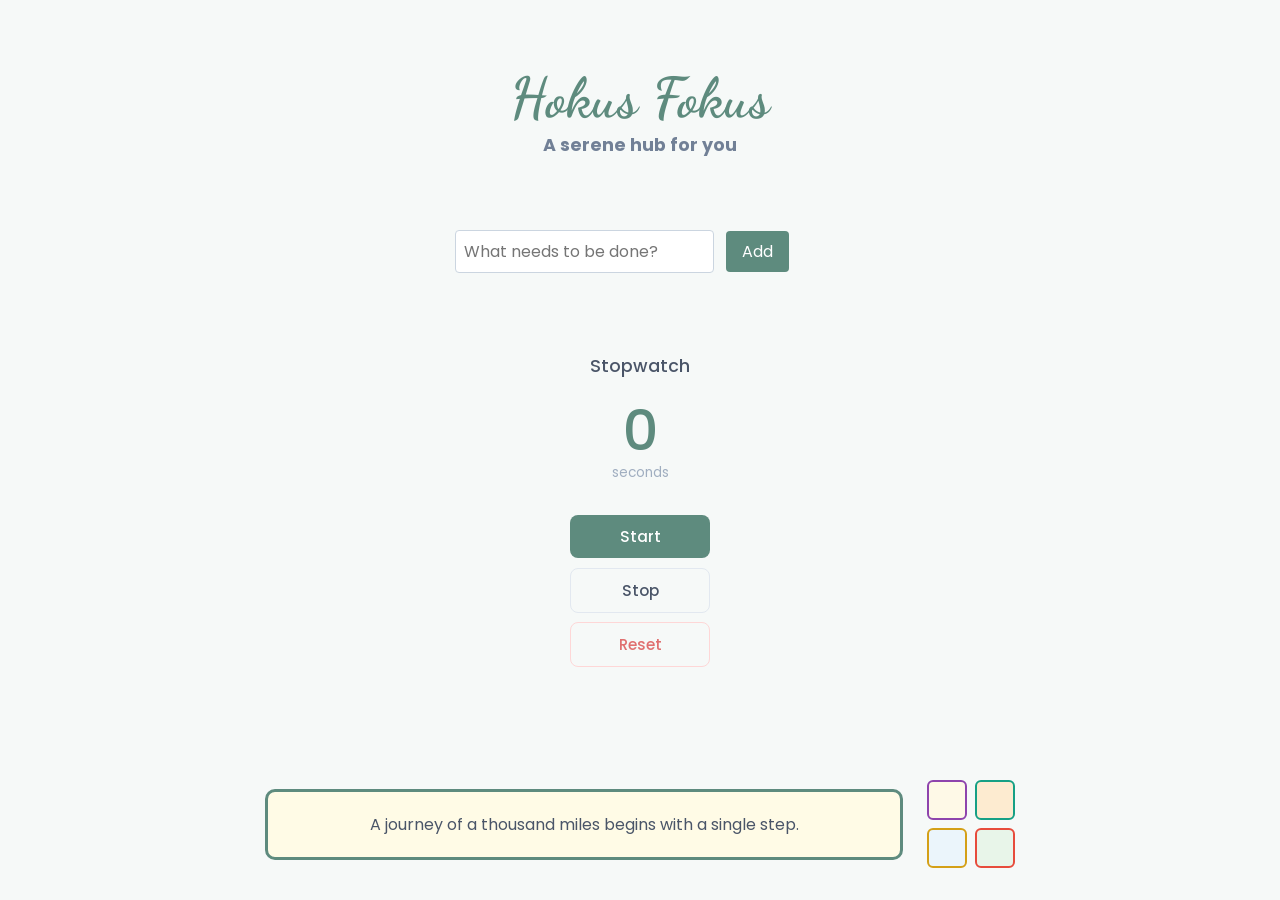
<file: assignment-two/index.html>
<!DOCTYPE html>
<html lang="en">

<head>
    <meta charset="UTF-8">
    <meta name="viewport" content="width=device-width, initial-scale=1.0">
    <meta http-equiv="X-UA-Compatible" content="ie=edge">
    <title>Hokus Fokus - To-Do List</title>
    <link rel="stylesheet" href="style.css">
    <link rel="stylesheet" href="stopwatch.css">
    <link rel="stylesheet" href="fortune.css">
</head>

<body>
    <div class="hero-landing">
        <h1>Hokus Fokus</h1>
        <h2>A serene hub for you</h2>
    </div>

    <!-- To-Do List -->
    <div class="container">
        <input type="text" id="task-input" placeholder="What needs to be done?">
        <button id="add-btn">Add</button>
        <ul id="task-list"></ul>
    </div>

    <!-- Stopwatch -->
    <div class="stopwatch-container">
        <h3 class="stopwatch-title">Stopwatch</h3>
        <div id="stopwatch-display">0</div>
        <p class="stopwatch-label">seconds</p>
        <div class="stopwatch-buttons">
            <button id="start-btn">Start</button>
            <button id="stop-btn">Stop</button>
            <button id="reset-btn">Reset</button>
        </div>
    </div>

    <!-- Fortune Generator -->
    <div class="fortune-section">
        <div id="fortune-box">
            <p id="fortune-text"></p>
        </div>
        <div class="fortune-buttons">
            <button class="fortune-btn" id="btn-theme-1"></button>
            <button class="fortune-btn" id="btn-theme-2"></button>
            <button class="fortune-btn" id="btn-theme-3"></button>
            <button class="fortune-btn" id="btn-theme-4"></button>
        </div>
    </div>

    <script src="script.js"></script>
    <script src="stopwatch.js"></script>
    <script src="fortune.js"></script>
</body>

</html>
</file>
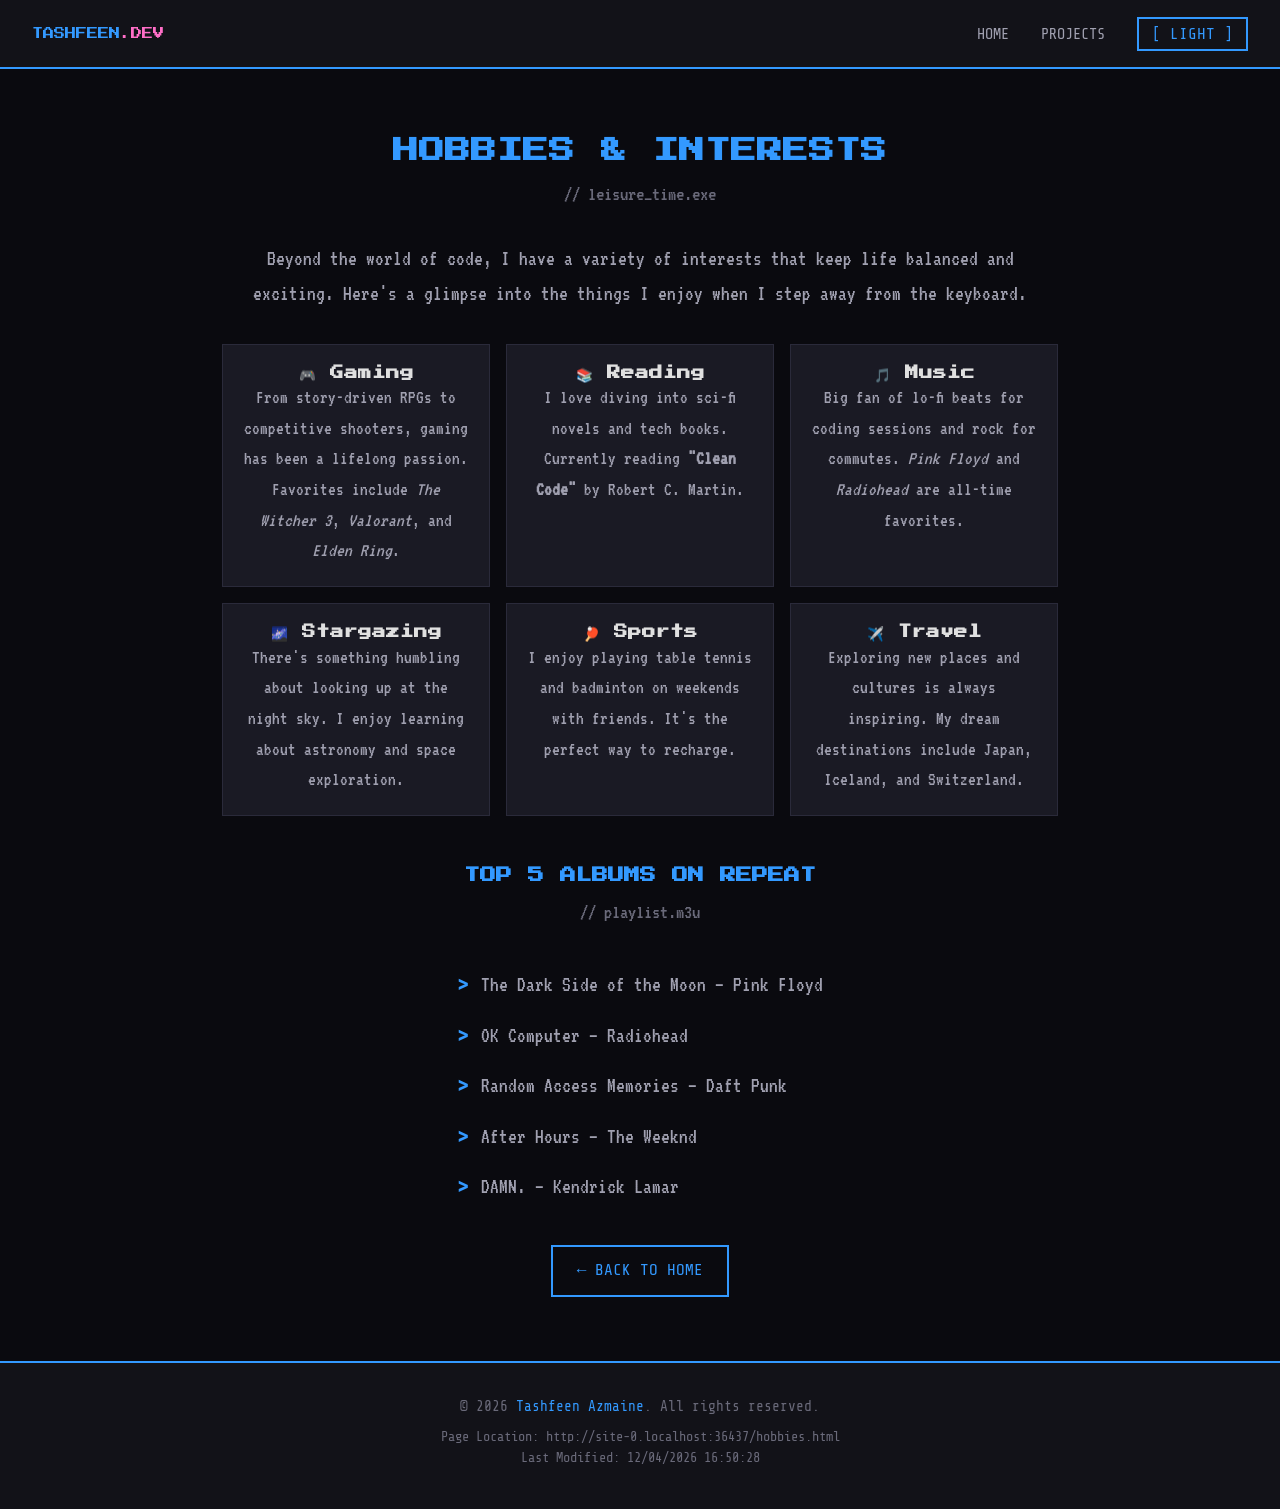
<file: hobbies.html>
<!DOCTYPE html>
<html lang="en">
<head>
  <meta charset="UTF-8">
  <meta name="viewport" content="width=device-width, initial-scale=1.0">
  <meta name="description" content="Hobbies and interests of Tashfeen Azmaine.">
  <meta name="author" content="Tashfeen Azmaine">
  <title>Hobbies — Tashfeen Azmaine</title>
  <link rel="icon" type="image/png" href="images/Eniamza-500x500.png">
  <link rel="stylesheet" href="styles.css">
</head>
<body>

    <nav class="navbar">
    <a href="index.html" class="nav-logo">
      Tashfeen<span>.dev</span>
    </a>
    <ul class="nav-links">
      <li><a href="index.html">Home</a></li>
      <li><a href="projects.html">Projects</a></li>
      <li>
        <button class="theme-toggle" id="theme-btn" onclick="toggleTheme()">[ LIGHT ]</button>
      </li>
    </ul>
  </nav>

    <section class="section">
    <h1 class="section-title">Hobbies &amp; Interests</h1>
    <p class="section-subtitle">// leisure_time.exe</p>

    <div class="about-content">
      <p>
        Beyond the world of code, I have a variety of interests that keep life balanced and exciting.
        Here's a glimpse into the things I enjoy when I step away from the keyboard.
      </p>
    </div>

        <div class="skills-grid" style="margin-top: 2rem;">
      <div class="skill-card">
        <h3>&#x1F3AE; Gaming</h3>
        <p>From story-driven RPGs to competitive shooters, gaming has been a lifelong passion. Favorites include <i>The Witcher 3</i>, <i>Valorant</i>, and <i>Elden Ring</i>.</p>
      </div>
      <div class="skill-card">
        <h3>&#x1F4DA; Reading</h3>
        <p>I love diving into sci-fi novels and tech books. Currently reading <b>"Clean Code"</b> by Robert C. Martin.</p>
      </div>
      <div class="skill-card">
        <h3>&#x1F3B5; Music</h3>
        <p>Big fan of lo-fi beats for coding sessions and rock for commutes. <i>Pink Floyd</i> and <i>Radiohead</i> are all-time favorites.</p>
      </div>
      <div class="skill-card">
        <h3>&#x1F30C; Stargazing</h3>
        <p>There's something humbling about looking up at the night sky. I enjoy learning about astronomy and space exploration.</p>
      </div>
      <div class="skill-card">
        <h3>&#x1F3D3; Sports</h3>
        <p>I enjoy playing table tennis and badminton on weekends with friends. It's the perfect way to recharge.</p>
      </div>
      <div class="skill-card">
        <h3>&#x2708;&#xFE0F; Travel</h3>
        <p>Exploring new places and cultures is always inspiring. My dream destinations include Japan, Iceland, and Switzerland.</p>
      </div>
    </div>

        <h2 class="section-title" style="margin-top: 3rem;">Top 5 Albums on Repeat</h2>
    <p class="section-subtitle">// playlist.m3u</p>
    <ul class="retro-list">
      <li>The Dark Side of the Moon — Pink Floyd</li>
      <li>OK Computer — Radiohead</li>
      <li>Random Access Memories — Daft Punk</li>
      <li>After Hours — The Weeknd</li>
      <li>DAMN. — Kendrick Lamar</li>
    </ul>

    <div style="margin-top: 2rem;">
      <a href="index.html" class="btn">&larr; Back to Home</a>
    </div>
  </section>

    <footer class="footer">
    <p>&copy; 2026 <span class="footer-accent">Tashfeen Azmaine</span>. All rights reserved.</p>
    <p id="page-info"></p>
  </footer>

  <script src="script.js"></script>
</body>
</html>
</file>
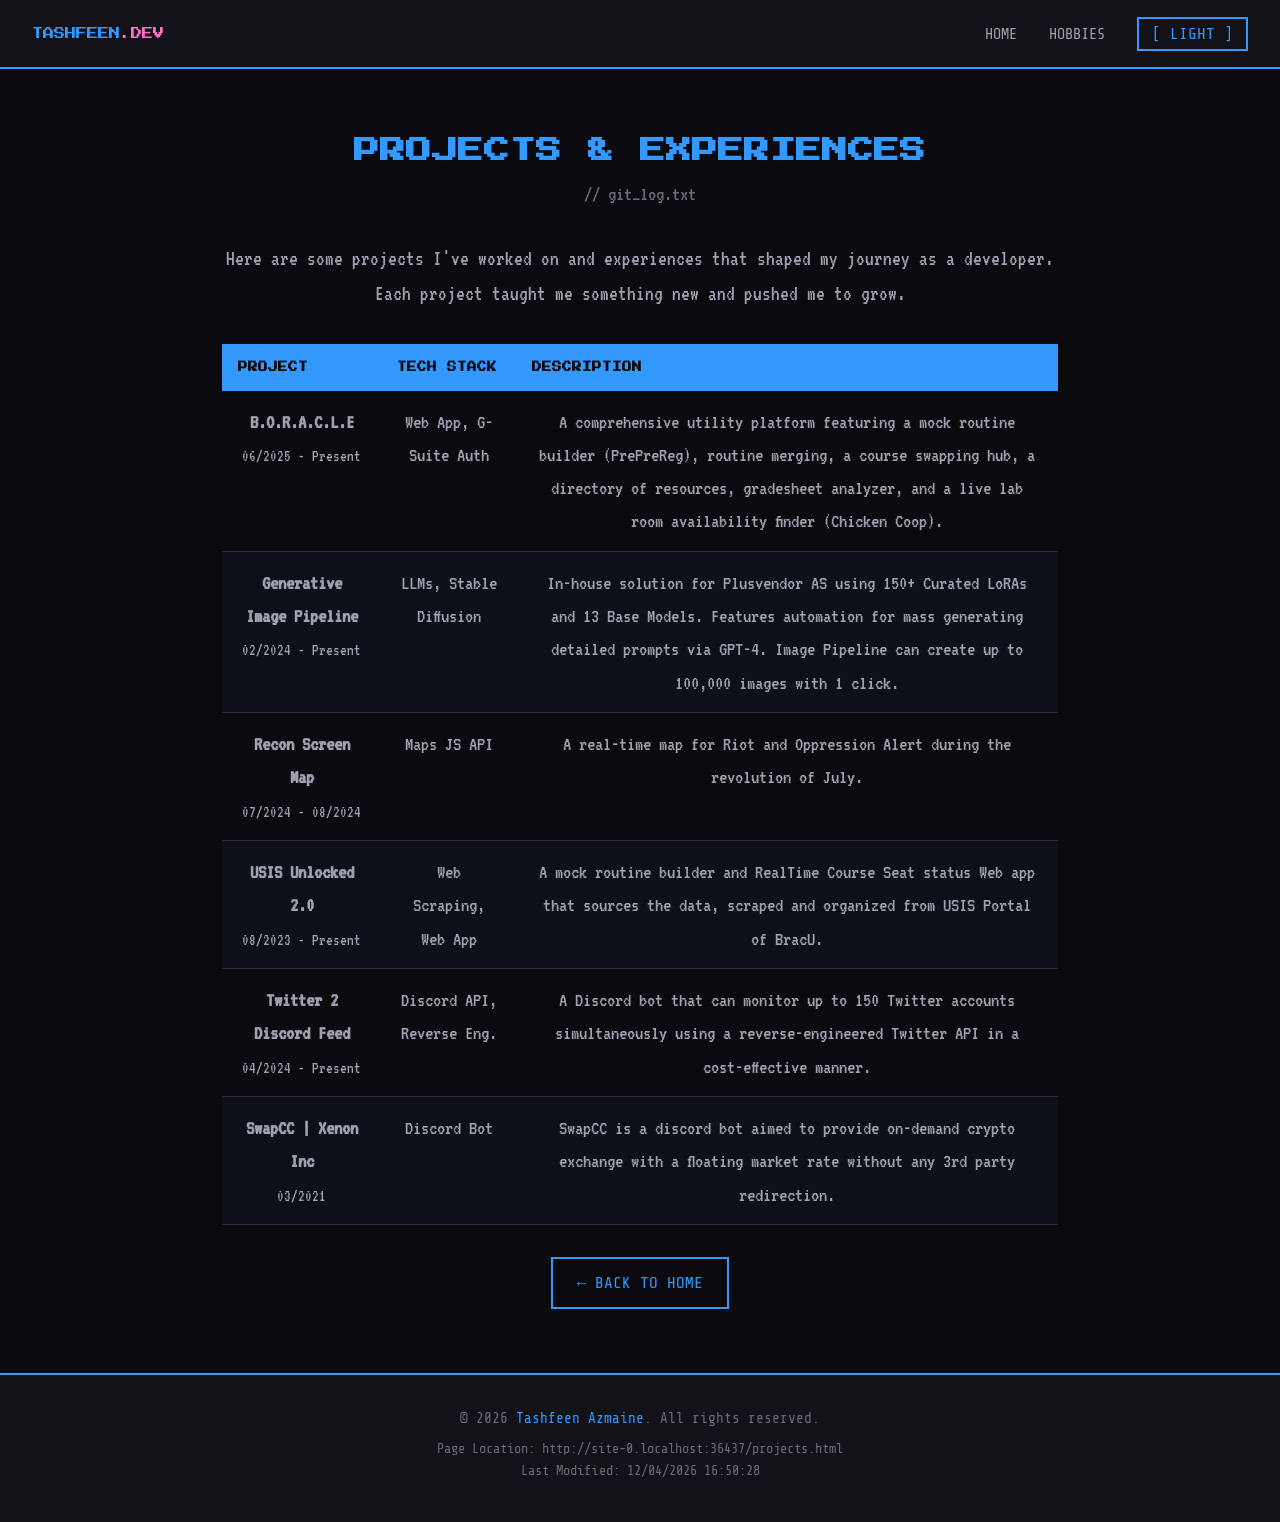
<file: projects.html>
<!DOCTYPE html>
<html lang="en">
<head>
  <meta charset="UTF-8">
  <meta name="viewport" content="width=device-width, initial-scale=1.0">
  <meta name="description" content="Projects and experiences of Tashfeen Azmaine.">
  <meta name="author" content="Tashfeen Azmaine">
  <title>Projects — Tashfeen Azmaine</title>
  <link rel="icon" type="image/png" href="images/Eniamza-500x500.png">
  <link rel="stylesheet" href="styles.css">
</head>
<body>

    <nav class="navbar">
    <a href="index.html" class="nav-logo">
      Tashfeen<span>.dev</span>
    </a>
    <ul class="nav-links">
      <li><a href="index.html">Home</a></li>
      <li><a href="hobbies.html">Hobbies</a></li>
      <li>
        <button class="theme-toggle" id="theme-btn" onclick="toggleTheme()">[ LIGHT ]</button>
      </li>
    </ul>
  </nav>

    <section class="section">
    <h1 class="section-title">Projects &amp; Experiences</h1>
    <p class="section-subtitle">// git_log.txt</p>

    <div class="about-content">
      <p>
        Here are some projects I've worked on and experiences that shaped my journey as a developer.
        Each project taught me something new and pushed me to grow.
      </p>
    </div>

        <div class="table-container" style="margin-top: 2rem;">
      <table>
        <thead>
          <tr>
            <th>Project</th>
            <th>Tech Stack</th>
            <th>Description</th>
          </tr>
        </thead>
        <tbody>
          <tr>
            <td><b>B.O.R.A.C.L.E</b><br><span style="font-size:0.8em">06/2025 - Present</span></td>
            <td>Web App, G-Suite Auth</td>
            <td>
              A comprehensive utility platform featuring a mock routine builder (PrePreReg), routine merging, a course swapping hub, a directory of resources, gradesheet analyzer, and a live lab room availability finder (Chicken Coop).
            </td>
          </tr>
          <tr>
            <td><b>Generative Image Pipeline</b><br><span style="font-size:0.8em">02/2024 - Present</span></td>
            <td>LLMs, Stable Diffusion</td>
            <td>
              In-house solution for Plusvendor AS using 150+ Curated LoRAs and 13 Base Models. Features automation for mass generating detailed prompts via GPT-4. Image Pipeline can create up to 100,000 images with 1 click.
            </td>
          </tr>
          <tr>
            <td><b>Recon Screen Map</b><br><span style="font-size:0.8em">07/2024 - 08/2024</span></td>
            <td>Maps JS API</td>
            <td>
              A real-time map for Riot and Oppression Alert during the revolution of July.
            </td>
          </tr>
          <tr>
            <td><b>USIS Unlocked 2.0</b><br><span style="font-size:0.8em">08/2023 - Present</span></td>
            <td>Web Scraping, Web App</td>
            <td>
              A mock routine builder and RealTime Course Seat status Web app that sources the data, scraped and organized from USIS Portal of BracU.
            </td>
          </tr>
          <tr>
            <td><b>Twitter 2 Discord Feed</b><br><span style="font-size:0.8em">04/2024 - Present</span></td>
            <td>Discord API, Reverse Eng.</td>
            <td>
              A Discord bot that can monitor up to 150 Twitter accounts simultaneously using a reverse-engineered Twitter API in a cost-effective manner.
            </td>
          </tr>
          <tr>
            <td><b>SwapCC | Xenon Inc</b><br><span style="font-size:0.8em">03/2021</span></td>
            <td>Discord Bot</td>
            <td>
              SwapCC is a discord bot aimed to provide on-demand crypto exchange with a floating market rate without any 3rd party redirection.
            </td>
          </tr>
        </tbody>
      </table>
    </div>

    <div style="margin-top: 2rem;">
      <a href="index.html" class="btn">&larr; Back to Home</a>
    </div>
  </section>

    <footer class="footer">
    <p>&copy; 2026 <span class="footer-accent">Tashfeen Azmaine</span>. All rights reserved.</p>
    <p id="page-info"></p>
  </footer>

  <script src="script.js"></script>
</body>
</html>
</file>
<file: assignment-two/style.css>
@import url('https://fonts.googleapis.com/css2?family=Dancing+Script:wght@400..700&family=Poppins:wght@200;400;500&display=swap');

* {
    box-sizing: border-box;
    margin: 0;
    padding: 0;
}

body {
    font-family: "Poppins", sans-serif;
    background-color: #f6f9f8;
    color: #4a5568;
    display: flex;
    flex-direction: column;
    align-items: center;
    min-height: 100vh;
}

.hero-landing {
    text-align: center;
    font-weight: 200;
    padding: 4rem 0 2rem;
}

.hero-landing h1 {
    font-family: "Dancing Script", cursive;
    font-size: 3.5rem;
    color: #5E8B7E;
}

.hero-landing h2 {
    font-size: 1.1rem;
    color: #718096;
}

/* To-Do List */
.container {
    padding: 2.5rem;
    border-radius: 16px;
    width: 90%;
    max-width: 450px;
}

#task-input {
    padding: 8px;
    font-size: 1rem;
    font-family: inherit;
    border: 1px solid #cbd5e0;
    border-radius: 4px;
    width: 70%;
}

#add-btn {
    padding: 8px 16px;
    font-family: inherit;
    font-size: 1rem;
    background-color: #5E8B7E;
    color: white;
    border: none;
    border-radius: 4px;
    cursor: pointer;
    margin-left: 8px;
}

#task-list {
    list-style: none;
    max-height: 295px;
    overflow-y: auto;
    padding-right: 5px;
}

.task-item {
    display: flex;
    align-items: center;
    padding: 12px 0;
    border-bottom: 1px solid #f0f4f8;
    transition: 0.3s;
}

.task-item:last-child {
    border: none;
}

.completed {
    opacity: 0.6;
}

.completed .task-text {
    text-decoration: line-through;
    color: #a0aec0;
}

.task-checkbox {
    width: 20px;
    height: 20px;
    margin-right: 12px;
    cursor: pointer;
}

.task-text {
    flex: 1;
    word-break: break-word;
    transition: 0.3s;
}

.delete-btn {
    background: none;
    border: none;
    color: #cbd5e0;
    cursor: pointer;
    padding: 5px;
    transition: 0.2s;
}

.delete-btn:hover {
    color: #fc8181;
}
</file>
<file: assignment-two/stopwatch.css>
/* Stopwatch */
.stopwatch-container {
    padding: 2.5rem;
    border-radius: 16px;
    text-align: center;
    width: 220px;
}

.stopwatch-title {
    font-weight: 500;
    font-size: 1.1rem;
    color: #4a5568;
    margin-bottom: 1.5rem;
}

#stopwatch-display {
    font-size: 3.5rem;
    font-weight: 500;
    color: #5E8B7E;
    line-height: 1;
    margin-bottom: 0.25rem;
}

.stopwatch-label {
    font-size: 0.85rem;
    color: #a0aec0;
    margin-bottom: 2rem;
}

.stopwatch-buttons {
    display: flex;
    flex-direction: column;
    gap: 0.6rem;
}

.stopwatch-buttons button {
    padding: 10px;
    border: none;
    border-radius: 8px;
    font-family: inherit;
    font-size: 0.95rem;
    font-weight: 500;
    cursor: pointer;
    transition: 0.2s;
}

#start-btn {
    background: #5E8B7E;
    color: #fff;
}
#start-btn:hover { background: #4d7a6d; }

#stop-btn {
    background: #f6f9f8;
    color: #4a5568;
    border: 1px solid #e2e8f0;
}
#stop-btn:hover { 
    background: #edf2f7; 
}

#reset-btn {
    background: #f6f9f8;
    color: #e07070;
    border: 1px solid #fed7d7;
}
#reset-btn:hover { background: #fff5f5; }
</file>
<file: assignment-two/fortune.css>
/* Fortune Generator */
.fortune-section {
    width: 90%;
    max-width: 750px;
    margin-top: auto;
    margin-bottom: 2rem;
    display: flex;
    align-items: center;
    gap: 1.5rem;
    justify-content: center;
}

#fortune-box {
    background-color: #fffbe6;
    border: 3px solid #5E8B7E;
    border-radius: 10px;
    padding: 1.25rem 2rem;
    flex: 1;
    text-align: center;
}

#fortune-text {
    font-size: 1rem;
    font-family: "Poppins", sans-serif;
    color: #4a5568;
}

.fortune-buttons {
    display: grid;
    grid-template-columns: 1fr 1fr;
    gap: 8px;
}

.fortune-btn {
    width: 40px;
    height: 40px;
    border: 2px solid rgba(0, 0, 0, 0.1);
    border-radius: 6px;
    cursor: pointer;
    transition: 0.2s;
}

.fortune-btn:hover {
    transform: scale(1.1);
}

#btn-theme-1 {
    background-color: #fef9e7;
    border-color: #8e44ad;
}

#btn-theme-2 {
    background-color: #fdebd0;
    border-color: #16a085;
}

#btn-theme-3 {
    background-color: #ebf5fb;
    border-color: #d4a017;
}

#btn-theme-4 {
    background-color: #e8f5e9;
    border-color: #e74c3c;
}
</file>
<file: styles.css>
@import url('https://fonts.googleapis.com/css2?family=Press+Start+2P&family=VT323&family=Share+Tech+Mono&display=swap');



* {
  margin: 0;
  padding: 0;
  box-sizing: border-box;
}

html {
  scroll-behavior: smooth;
}

body {
  font-family: 'VT323', monospace;
  font-size: 1.35rem;
  line-height: 1.6;
  color: #e0e0e0;
  background: #0a0a0f;
}

.light-mode body {
  font-family: 'VT323', monospace;
  font-size: 1.35rem;
  line-height: 1.6;
  color: #1a1a2e;
  background: #e8e0d4;
}

a {
  color: #00d4ff;
  text-decoration: none;
}

.light-mode a {
  color: #0077aa;
  text-decoration: none;
}

a:hover {
  color: #3399ff;
}

.light-mode a:hover {
  color: #0055aa;
}

h1,
h2,
h3,
h4 {
  font-family: 'Press Start 2P', monospace;
  line-height: 1.4;
}

h1 {
  font-size: 1.6rem;
}

h2 {
  font-size: 1rem;
}

h3 {
  font-size: 0.85rem;
}

h4 {
  font-size: 0.75rem;
}

.navbar {
  position: sticky;
  top: 0;
  z-index: 100;
  background: #121218;
  border-bottom: 2px solid #3399ff;
  padding: 1rem 2rem;
  display: flex;
  justify-content: space-between;
  align-items: center;
}

.light-mode .navbar {
  position: sticky;
  top: 0;
  z-index: 100;
  background: #f5efe6;
  border-bottom: 2px solid #0055aa;
  padding: 1rem 2rem;
  display: flex;
  justify-content: space-between;
  align-items: center;
}

.nav-logo {
  font-family: 'Press Start 2P', monospace;
  font-size: 0.7rem;
  color: #3399ff;
  text-transform: uppercase;
}

.light-mode .nav-logo {
  font-family: 'Press Start 2P', monospace;
  font-size: 0.7rem;
  color: #0055aa;
  text-transform: uppercase;
}

.nav-logo span {
  color: #ff6ec7;
}

.light-mode .nav-logo span {
  color: #cc3388;
}

.nav-links {
  list-style: none;
  display: flex;
  gap: 2rem;
  align-items: center;
}

.nav-links li a {
  font-family: 'Share Tech Mono', monospace;
  font-size: 0.95rem;
  color: #a0a0b0;
  text-transform: uppercase;
}

.light-mode .nav-links li a {
  font-family: 'Share Tech Mono', monospace;
  font-size: 0.95rem;
  color: #3a3a5a;
  text-transform: uppercase;
}

.nav-links li a:hover {
  color: #3399ff;
}

.light-mode .nav-links li a:hover {
  color: #0055aa;
}

.theme-toggle {
  background: none;
  border: 2px solid #3399ff;
  color: #3399ff;
  font-family: 'Share Tech Mono', monospace;
  font-size: 1rem;
  padding: 0.4rem 0.8rem;
  cursor: pointer;
  transition: background 0.5s ease, color 0.5s ease, border-color 0.2s ease;
}

.light-mode .theme-toggle {
  background: none;
  border: 2px solid #0055aa;
  color: #0055aa;
  font-family: 'Share Tech Mono', monospace;
  font-size: 1rem;
  padding: 0.4rem 0.8rem;
  cursor: pointer;
}

.theme-toggle:hover {
  background: #3399ff;
  color: #0a0a0f;
}

.light-mode .theme-toggle:hover {
  background: #0055aa;
  color: #e8e0d4;
}

.hero {
  display: flex;
  flex-direction: column;
  align-items: center;
  justify-content: center;
  text-align: center;
  gap: 3rem;
  padding: 4rem 2rem;
  min-height: 70vh;
}

.hero-image img {
  width: 220px;
  height: 220px;
  object-fit: cover;
  border: 3px solid #3399ff;
  box-shadow: 6px 6px 0 #2266cc;
  transition: transform 0.15s ease-out, box-shadow 0.15s ease-out;
}

.light-mode .hero-image img {
  width: 220px;
  height: 220px;
  object-fit: cover;
  border: 3px solid #0055aa;
  box-shadow: 6px 6px 0 #003366;
  transition: transform 0.15s ease-out, box-shadow 0.15s ease-out;
}

.hero-image img:hover {
  transform: translate(-3px, -3px);
  box-shadow: 9px 9px 0 #2266cc;
}

.light-mode .hero-image img:hover {
  transform: translate(-3px, -3px);
  box-shadow: 9px 9px 0 #003366;
}

.hero-text {
  max-width: 500px;
}

.hero-text .greeting {
  font-family: 'Share Tech Mono', monospace;
  font-size: 1.2rem;
  color: #3399ff;
  margin-bottom: 0.5rem;
}

.light-mode .hero-text .greeting {
  font-family: 'Share Tech Mono', monospace;
  font-size: 1.2rem;
  color: #0055aa;
  margin-bottom: 0.5rem;
}

.hero-text h1 {
  margin-bottom: 0.5rem;
}

.hero-text h1 .highlight {
  color: #3399ff;
}

.light-mode .hero-text h1 .highlight {
  color: #0055aa;
}

.hero-text .tagline {
  font-size: 1.5rem;
  color: #a0a0b0;
  margin-bottom: 1.5rem;
}

.light-mode .hero-text .tagline {
  font-size: 1.5rem;
  color: #3a3a5a;
  margin-bottom: 1.5rem;
}

.hero-text .hero-links {
  display: flex;
  justify-content: center;
  gap: 1rem;
}

.btn {
  display: inline-block;
  font-family: 'Share Tech Mono', monospace;
  font-size: 1rem;
  padding: 0.7rem 1.5rem;
  border: 2px solid #3399ff;
  color: #3399ff;
  text-transform: uppercase;
  background: transparent;
  cursor: pointer;
}

.light-mode .btn {
  display: inline-block;
  font-family: 'Share Tech Mono', monospace;
  font-size: 1rem;
  padding: 0.7rem 1.5rem;
  border: 2px solid #0055aa;
  color: #0055aa;
  text-transform: uppercase;
  background: transparent;
  cursor: pointer;
}

.btn:hover {
  background: #3399ff;
  color: #0a0a0f;
}

.light-mode .btn:hover {
  background: #0055aa;
  color: #e8e0d4;
}

.btn-filled {
  background: #3399ff;
  color: #0a0a0f;
}

.light-mode .btn-filled {
  background: #0055aa;
  color: #e8e0d4;
}

.btn-filled:hover {
  background: transparent;
  color: #3399ff;
}

.light-mode .btn-filled:hover {
  background: transparent;
  color: #0055aa;
}

.section {
  padding: 4rem 2rem;
  max-width: 900px;
  margin: 0 auto;
  text-align: center;
}

.section-title {
  color: #3399ff;
  margin-bottom: 0.5rem;
  text-transform: uppercase;
}

.light-mode .section-title {
  color: #0055aa;
  margin-bottom: 0.5rem;
  text-transform: uppercase;
}

.section-subtitle {
  font-size: 1.3rem;
  color: #6a6a7a;
  margin-bottom: 2rem;
}

.light-mode .section-subtitle {
  font-size: 1.3rem;
  color: #7a7a9a;
  margin-bottom: 2rem;
}

.about-content p {
  margin-bottom: 1rem;
  color: #a0a0b0;
}

.light-mode .about-content p {
  margin-bottom: 1rem;
  color: #3a3a5a;
}

.about-content strong {
  color: #3399ff;
}

.light-mode .about-content strong {
  color: #0055aa;
}

.quote-block {
  border-left: 4px solid #3399ff;
  padding: 1.5rem 2rem;
  margin: 2rem 0;
  background: #1a1a24;
  font-style: italic;
  font-size: 1.5rem;
  color: #a0a0b0;
}

.light-mode .quote-block {
  border-left: 4px solid #0055aa;
  padding: 1.5rem 2rem;
  margin: 2rem 0;
  background: #faf6f0;
  font-style: italic;
  font-size: 1.5rem;
  color: #3a3a5a;
}

.quote-block .quote-author {
  display: block;
  margin-top: 0.75rem;
  font-style: normal;
  font-size: 1.1rem;
  color: #2266cc;
}

.light-mode .quote-block .quote-author {
  display: block;
  margin-top: 0.75rem;
  font-style: normal;
  font-size: 1.1rem;
  color: #003366;
}

.skills-grid {
  display: grid;
  grid-template-columns: repeat(3, 1fr);
  gap: 1rem;
  margin-top: 1rem;
}

.skill-card {
  background: #1a1a24;
  border: 1px solid #2a2a3a;
  padding: 1.2rem;
}

.light-mode .skill-card {
  background: #faf6f0;
  border: 1px solid #c8c0b4;
  padding: 1.2rem;
}

.skill-card:hover {
  border-color: #3399ff;
}

.light-mode .skill-card:hover {
  border-color: #0055aa;
}

.skill-card h4 {
  color: #3399ff;
  margin-bottom: 0.5rem;
}

.light-mode .skill-card h4 {
  color: #0055aa;
  margin-bottom: 0.5rem;
}

.skill-card p {
  color: #a0a0b0;
  font-size: 1.2rem;
}

.light-mode .skill-card p {
  color: #3a3a5a;
  font-size: 1.2rem;
}

.retro-list {
  list-style: none;
  text-align: left;
  display: inline-block;
}

.retro-list.two-columns {
  display: grid;
  grid-template-columns: 1fr 1fr;
  gap: 0 1rem;
}

.retro-list li {
  padding: 0.5rem 0;
  padding-left: 1.5rem;
  position: relative;
  color: #a0a0b0;
}

.light-mode .retro-list li {
  padding: 0.5rem 0;
  padding-left: 1.5rem;
  position: relative;
  color: #3a3a5a;
}

.retro-list li::before {
  content: '>';
  position: absolute;
  left: 0;
  color: #3399ff;
  font-family: 'Share Tech Mono', monospace;
  font-weight: bold;
}

.light-mode .retro-list li::before {
  content: '>';
  position: absolute;
  left: 0;
  color: #0055aa;
  font-family: 'Share Tech Mono', monospace;
  font-weight: bold;
}

.retro-list li:hover {
  color: #e0e0e0;
}

.light-mode .retro-list li:hover {
  color: #1a1a2e;
}

.table-container {
  margin: 1rem 0;
  overflow-x: auto;
}

table {
  width: 100%;
  border-collapse: collapse;
  font-size: 1.3rem;
}

table thead {
  background: #3399ff;
  color: #0a0a0f;
}

.light-mode table thead {
  background: #0055aa;
  color: #e8e0d4;
}

table th {
  font-family: 'Press Start 2P', monospace;
  font-size: 0.6rem;
  padding: 1rem;
  text-align: left;
  text-transform: uppercase;
}

table td {
  padding: 0.85rem 1rem;
  border-bottom: 1px solid #2a2a3a;
  color: #a0a0b0;
  vertical-align: top;
}

.light-mode table td {
  padding: 0.85rem 1rem;
  border-bottom: 1px solid #c8c0b4;
  color: #3a3a5a;
  vertical-align: top;
}

table tbody tr:nth-child(even) {
  background: rgba(51, 153, 255, 0.04);
}

.light-mode table tbody tr:nth-child(even) {
  background: rgba(0, 85, 170, 0.05);
}

table tbody tr:hover {
  background: rgba(51, 153, 255, 0.08);
}

.light-mode table tbody tr:hover {
  background: rgba(0, 85, 170, 0.1);
}

.links-grid {
  display: grid;
  grid-template-columns: repeat(3, 1fr);
  gap: 1rem;
  margin-top: 1rem;
}

.link-card {
  display: block;
  background: #1a1a24;
  border: 1px solid #2a2a3a;
  padding: 1.2rem;
  text-decoration: none;
}

.light-mode .link-card {
  display: block;
  background: #faf6f0;
  border: 1px solid #c8c0b4;
  padding: 1.2rem;
  text-decoration: none;
}

.link-card:hover {
  border-color: #3399ff;
}

.light-mode .link-card:hover {
  border-color: #0055aa;
}

.link-card .link-label {
  font-family: 'Press Start 2P', monospace;
  font-size: 0.55rem;
  color: #3399ff;
  text-transform: uppercase;
  margin-bottom: 0.3rem;
  display: block;
}

.light-mode .link-card .link-label {
  font-family: 'Press Start 2P', monospace;
  font-size: 0.55rem;
  color: #0055aa;
  text-transform: uppercase;
  margin-bottom: 0.3rem;
  display: block;
}

.link-card .link-desc {
  color: #a0a0b0;
  font-size: 1.2rem;
}

.light-mode .link-card .link-desc {
  color: #3a3a5a;
  font-size: 1.2rem;
}

.web-image-container {
  margin: 2rem 0;
  text-align: center;
}

.web-image-container img {
  max-width: 100%;
  border: 2px solid #2a2a3a;
  box-shadow: 4px 4px 0 #2266cc;
}

.light-mode .web-image-container img {
  max-width: 100%;
  border: 2px solid #c8c0b4;
  box-shadow: 4px 4px 0 #003366;
}

.web-image-container .caption {
  font-family: 'Share Tech Mono', monospace;
  font-size: 0.85rem;
  color: #6a6a7a;
  margin-top: 0.5rem;
}

.light-mode .web-image-container .caption {
  font-family: 'Share Tech Mono', monospace;
  font-size: 0.85rem;
  color: #7a7a9a;
  margin-top: 0.5rem;
}

.contact-form {
  display: flex;
  flex-direction: column;
  gap: 1rem;
  max-width: 500px;
  margin: 0 auto;
}

.form-input {
  font-family: 'Share Tech Mono', monospace;
  font-size: 1.1rem;
  padding: 1rem;
  background: #1a1a24;
  border: 1px solid #2a2a3a;
  color: #e0e0e0;
  outline: none;
  resize: vertical;
}

.light-mode .form-input {
  font-family: 'Share Tech Mono', monospace;
  font-size: 1.1rem;
  padding: 1rem;
  background: #faf6f0;
  border: 1px solid #c8c0b4;
  color: #1a1a2e;
  outline: none;
  resize: vertical;
}

.form-input:focus {
  border-color: #3399ff;
}

.light-mode .form-input:focus {
  border-color: #0055aa;
}

.footer {
  background: #121218;
  border-top: 2px solid #3399ff;
  padding: 2rem;
  text-align: center;
}

.light-mode .footer {
  background: #f5efe6;
  border-top: 2px solid #0055aa;
  padding: 2rem;
  text-align: center;
}

.footer p {
  font-family: 'Share Tech Mono', monospace;
  font-size: 0.9rem;
  color: #6a6a7a;
  margin-bottom: 0.5rem;
}

.light-mode .footer p {
  font-family: 'Share Tech Mono', monospace;
  font-size: 0.9rem;
  color: #7a7a9a;
  margin-bottom: 0.5rem;
}

.footer .footer-accent {
  color: #3399ff;
}

.light-mode .footer .footer-accent {
  color: #0055aa;
}

.footer #page-info {
  font-size: 0.85rem;
  color: #6a6a7a;
  margin-top: 0.5rem;
}

.light-mode .footer #page-info {
  font-size: 0.85rem;
  color: #7a7a9a;
  margin-top: 0.5rem;
}
</file>
